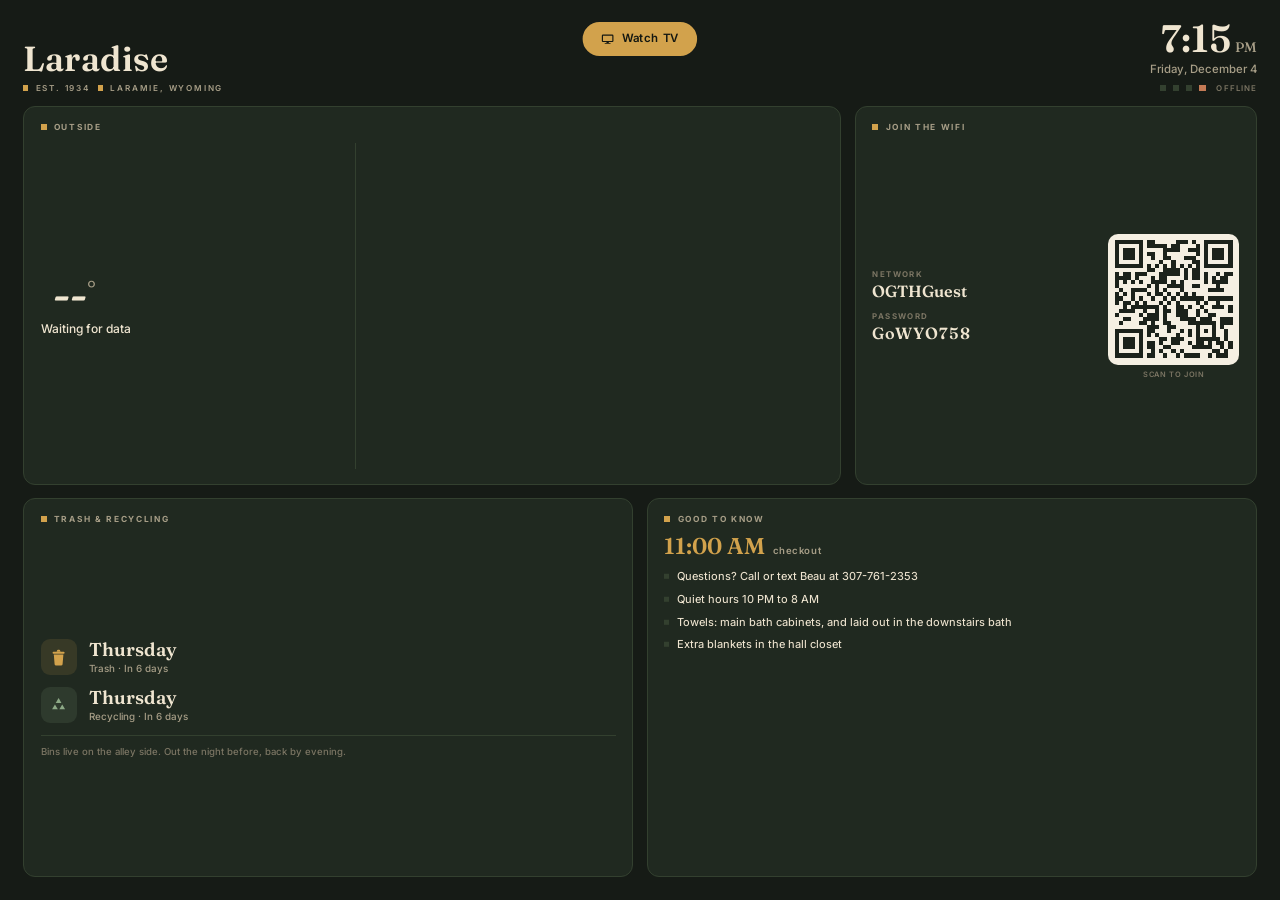
<file: addons/laradise-dashboard/app/src/main/assets/index.html>
<!DOCTYPE html>
<html lang="en">
<head>
<meta charset="UTF-8">
<meta name="viewport" content="width=device-width, initial-scale=1">
<title>Laradise</title>
<!--
  LARADISE KIOSK DASHBOARD
  Single-file guest dashboard for a 10" Fire tablet, backed by Home Assistant.

  QUICK START
  1. Fill in CONFIG below: HA token, entity IDs, real WiFi creds, trash schedule.
  2. Copy this file to /config/www/ on the HA VM.
     It will be served at:  http://<ha-ip>:8123/local/laradise-dashboard.html
     (haUrl can stay "" when served from HA itself, it auto-detects.)
  3. On the Fire tablet, install Fully Kiosk Browser and set that URL as the
     start URL. Keep screen on, disable screensaver.
  4. Token tip: create a separate NON-ADMIN HA user and generate the
     long-lived token from that account. Anyone on the guest LAN who finds
     this URL can read the token in the page source.

  With token left blank the page runs in DEMO mode with fake data so you can
  preview the design.
-->
<link rel="preconnect" href="https://fonts.googleapis.com">
<link rel="preconnect" href="https://fonts.gstatic.com" crossorigin>
<link href="https://fonts.googleapis.com/css2?family=Fraunces:opsz,wght@9..144,500;9..144,600;9..144,700&family=Inter:wght@400;500;600;700&display=swap" rel="stylesheet">
<script src="qrcode.min.js"></script>
<style>
  :root{
    --bg:#161b16;
    --card:#202920;
    --card-raised:#273127;
    --line:#33402f;
    --cream:#efe5d0;
    --muted:#a79e87;
    --faint:#7b7563;
    --brass:#d2a24c;
    --brass-dim:#8a6c34;
    --sage:#8da986;
    --cool:#8fb0b5;
    --terra:#c47a55;
    --ink:#131711;
    --radius:12px;
    --serif:"Fraunces", Georgia, "Times New Roman", serif;
    --sans:"Inter", -apple-system, "Segoe UI", Roboto, sans-serif;
  }
  *{box-sizing:border-box; margin:0; padding:0; -webkit-tap-highlight-color:transparent;}
  html{font-size:clamp(13px, 1.05vw, 18px);}
  body{
    background:var(--bg);
    color:var(--cream);
    font-family:var(--sans);
    height:100vh; width:100vw;
    overflow:hidden;
    user-select:none; -webkit-user-select:none;
    overscroll-behavior:none;
  }
  #app{
    height:100%;
    display:flex; flex-direction:column;
    padding:1.6rem 1.9rem 1.9rem;
    gap:1.1rem;
  }

  /* ============ HEADER ============ */
  header{display:flex; align-items:flex-end; justify-content:space-between; gap:1.5rem; position:relative;}
  .tvbtn{
    position:absolute; left:50%; top:.3rem; transform:translateX(-50%);
    display:flex; align-items:center; gap:.55rem;
    padding:.6rem 1.25rem; border-radius:999px;
    background:var(--card); color:var(--cream);
    border:2px solid var(--brass-dim);
    font-family:var(--sans); font-size:.9rem; font-weight:600; letter-spacing:.04em;
    cursor:pointer; outline:none;
    transition:background .15s, color .15s, border-color .15s, transform .15s;
  }
  .tvbtn svg{width:1.1rem; height:1.1rem; fill:currentColor;}
  .tvbtn:focus{background:var(--brass); border-color:var(--brass); color:var(--ink); transform:translateX(-50%) scale(1.06);}
  .brand h1{
    font-family:var(--serif);
    font-weight:600;
    font-size:2.9rem;
    letter-spacing:.01em;
    line-height:1;
  }
  .brand .sub{
    margin-top:.5rem;
    display:flex; align-items:center; gap:.65rem;
    font-size:.68rem; font-weight:600;
    letter-spacing:.22em; text-transform:uppercase;
    color:var(--muted);
  }
  .sub .sq{width:.42rem; height:.42rem; background:var(--brass);}
  .timeblock{text-align:right;}
  .clock{
    font-family:var(--serif); font-weight:600;
    font-size:3.2rem; line-height:1;
    font-variant-numeric:tabular-nums;
  }
  .clock .ampm{font-size:1.15rem; font-weight:500; color:var(--muted); margin-left:.35rem;}
  .date{margin-top:.4rem; font-size:.95rem; color:var(--muted); font-weight:500;}

  /* craftsman tile divider, signature element */
  .tilerow{display:flex; gap:.55rem; align-items:center;}
  .tilerow .tile{width:.55rem; height:.55rem; background:var(--line);}
  .tilerow .tile.lit{background:var(--brass);}
  #connTile{transition:background .4s;}
  .connlabel{font-size:.66rem; letter-spacing:.14em; text-transform:uppercase; color:var(--faint); font-weight:600; margin-left:.35rem;}

  /* ============ GRID ============ */
  .grid{
    flex:1; min-height:0;
    display:grid;
    grid-template-columns:repeat(12, 1fr);
    grid-template-rows:repeat(2, 1fr);
    gap:1.1rem;
  }
  .card{
    background:var(--card);
    border:1px solid var(--line);
    border-radius:var(--radius);
    padding:1.25rem 1.4rem;
    display:flex; flex-direction:column;
    min-height:0; overflow:hidden;
  }
  .card-eyebrow{
    display:flex; align-items:center; gap:.6rem;
    font-size:.7rem; font-weight:700;
    letter-spacing:.2em; text-transform:uppercase;
    color:var(--muted);
    margin-bottom:.9rem;
    flex-shrink:0;
  }
  .card-eyebrow::before{content:""; width:.5rem; height:.5rem; background:var(--brass); flex-shrink:0;}
  .card-eyebrow svg{width:1.05rem; height:1.05rem; fill:var(--muted); margin-left:auto;}

  #climateCol{grid-column:span 4; grid-row:span 2; display:flex; flex-direction:column; gap:1.1rem;}
  #weatherCard{grid-column:span 5;}
  #wifiCard{grid-column:span 3;}
  #trashCard{grid-column:span 4;}
  #notesCard{grid-column:span 4;}
  /* Two thermostats on a ~960 CSS px TV viewport: a smaller type scale, compact climate cards,
     and enough room left for the WiFi card and the notes. */
  html{font-size:12px;}
  #climateCol{grid-column:span 3;}
  #weatherCard{grid-column:span 5;}
  #wifiCard{grid-column:span 4;}
  #notesCard{grid-column:span 5;}
  .clim{padding:1rem 1.2rem;}
  .clim .card-eyebrow{margin-bottom:.5rem;}
  .clim-temp{font-size:3.4rem;}
  .clim .setrow{margin:.6rem 0;}
  .clim .setbtn{width:3rem; height:3rem; font-size:1.6rem;}
  .clim .settarget .val{font-size:2.1rem;}
  .clim .modes{gap:.4rem;}
  .clim .modebtn{padding:.45rem .3rem; min-width:3rem; font-size:.78rem;}
  .checkout{flex-wrap:wrap; row-gap:.2rem;}
  .checkout .t{white-space:nowrap;}
  body.noclimate #climateCol{display:none;}
  body.noclimate #weatherCard{grid-column:span 8;}
  body.noclimate #wifiCard{grid-column:span 4;}
  body.noclimate #trashCard, body.noclimate #notesCard{grid-column:span 6;}

  /* ============ CLIMATE ============ */
  .clim{flex:1;}
  .clim-body{flex:1; display:flex; flex-direction:column; justify-content:space-between; min-height:0;}
  .clim-now{display:flex; align-items:baseline; gap:.9rem; flex-wrap:wrap;}
  .clim-temp{
    font-family:var(--serif); font-weight:600;
    font-size:clamp(3.6rem, 5.2vw, 5.4rem);
    line-height:.95;
    font-variant-numeric:tabular-nums;
  }
  .clim-temp .deg{font-size:.45em; vertical-align:.7em; color:var(--muted); font-weight:500;}
  .action-chip{
    font-size:.72rem; font-weight:700; letter-spacing:.14em; text-transform:uppercase;
    padding:.4rem .7rem; border-radius:6px;
    background:var(--card-raised); color:var(--muted);
    border:1px solid var(--line);
  }
  .action-chip.heating{color:var(--brass); border-color:var(--brass-dim);}
  .action-chip.cooling{color:var(--cool); border-color:#4e6a6e;}
  .action-chip.drying, .action-chip.fan{color:var(--sage); border-color:#4d6349;}

  .setrow{
    display:flex; align-items:center; justify-content:space-between;
    gap:.8rem; margin:1.1rem 0;
  }
  .setbtn{
    width:4.1rem; height:4.1rem;
    border-radius:10px;
    border:1px solid var(--line);
    background:var(--card-raised);
    color:var(--brass);
    font-family:var(--serif); font-size:2rem; font-weight:600;
    display:flex; align-items:center; justify-content:center;
    cursor:pointer;
    transition:transform .08s, background .15s;
  }
  .setbtn:active{transform:scale(.94); background:#2e3a2e;}
  .settarget{text-align:center;}
  .settarget .val{
    font-family:var(--serif); font-weight:600;
    font-size:2.7rem; line-height:1;
    font-variant-numeric:tabular-nums;
  }
  .settarget .lbl{font-size:.68rem; letter-spacing:.18em; text-transform:uppercase; color:var(--muted); font-weight:600; margin-top:.3rem;}

  .modes{display:flex; flex-wrap:wrap; gap:.55rem;}
  .modebtn{
    flex:1; min-width:4.2rem;
    padding:.75rem .5rem;
    border-radius:8px;
    border:1px solid var(--line);
    background:transparent;
    color:var(--muted);
    font-family:var(--sans); font-size:.82rem; font-weight:600;
    letter-spacing:.04em;
    cursor:pointer;
    transition:all .15s;
  }
  .modebtn.active{background:var(--brass); border-color:var(--brass); color:var(--ink);}
  .modebtn:active{transform:scale(.96);}
  .clim-offline{color:var(--terra); font-size:.85rem; font-weight:500; margin-top:.6rem;}

  /* ============ WEATHER ============ */
  .wx-body{flex:1; display:flex; gap:1.4rem; min-height:0; align-items:stretch;}
  .wx-now{display:flex; flex-direction:column; justify-content:center; gap:.35rem; min-width:38%;}
  .wx-nowtop{display:flex; align-items:center; gap:1rem;}
  .wx-nowtop svg{width:3.4rem; height:3.4rem; fill:var(--brass); flex-shrink:0;}
  .wx-temp{
    font-family:var(--serif); font-weight:600;
    font-size:clamp(2.8rem, 3.6vw, 3.8rem); line-height:1;
    font-variant-numeric:tabular-nums;
  }
  .wx-temp .deg{font-size:.5em; vertical-align:.6em; color:var(--muted);}
  .wx-cond{font-size:1rem; color:var(--cream); font-weight:500;}
  .wx-hilo{font-size:.85rem; color:var(--muted); font-weight:500;}
  .wx-forecast{
    flex:1; display:flex; gap:.6rem;
    border-left:1px solid var(--line);
    padding-left:1.4rem;
  }
  .wx-day{
    flex:1; display:flex; flex-direction:column;
    align-items:center; justify-content:center; gap:.55rem;
  }
  .wx-day .d{font-size:.7rem; font-weight:700; letter-spacing:.16em; text-transform:uppercase; color:var(--muted);}
  .wx-day svg{width:1.9rem; height:1.9rem; fill:var(--cream);}
  .wx-day .hi{font-size:1.05rem; font-weight:600; font-variant-numeric:tabular-nums;}
  .wx-day .lo{font-size:.85rem; color:var(--faint); font-weight:500; font-variant-numeric:tabular-nums;}

  /* ============ WIFI ============ */
  .wifi-body{flex:1; display:flex; gap:1.1rem; align-items:center; min-height:0;}
  .wifi-text{flex:1; min-width:0; display:flex; flex-direction:column; gap:.85rem;}
  .wifi-field .k{font-size:.66rem; letter-spacing:.18em; text-transform:uppercase; color:var(--faint); font-weight:700; margin-bottom:.25rem;}
  .wifi-field .v{
    font-family:var(--serif); font-weight:600;
    font-size:1.35rem; line-height:1.15;
    overflow-wrap:anywhere;
  }
  .wifi-field .v.pass{letter-spacing:.06em;}
  .qrwrap{
    background:#f5efe2;
    padding:.55rem; border-radius:10px;
    flex-shrink:0;
    display:flex; align-items:center; justify-content:center;
  }
  .qrhint{font-size:.62rem; color:var(--faint); text-align:center; margin-top:.4rem; letter-spacing:.08em; text-transform:uppercase; font-weight:600;}

  /* ============ TRASH ============ */
  .trash-body{flex:1; display:flex; flex-direction:column; justify-content:center; gap:1rem; min-height:0;}
  .pickup{display:flex; align-items:center; gap:1rem;}
  .pickup .icon{
    width:3rem; height:3rem; border-radius:9px;
    display:flex; align-items:center; justify-content:center;
    flex-shrink:0;
  }
  .pickup .icon svg{width:1.6rem; height:1.6rem;}
  .pickup.trash .icon{background:rgba(210,162,76,.13);} .pickup.trash .icon svg{fill:var(--brass);}
  .pickup.recycle .icon{background:rgba(141,169,134,.13);} .pickup.recycle .icon svg{fill:var(--sage);}
  .pickup .info{min-width:0;}
  .pickup .day{font-family:var(--serif); font-weight:600; font-size:1.55rem; line-height:1.1;}
  .pickup .when{font-size:.82rem; color:var(--muted); font-weight:500; margin-top:.15rem;}
  .trash-note{font-size:.8rem; color:var(--faint); font-weight:500; border-top:1px solid var(--line); padding-top:.8rem;}

  /* ============ NOTES ============ */
  .notes-body{flex:1; display:flex; flex-direction:column; min-height:0;}
  .checkout{display:flex; align-items:baseline; gap:.6rem; margin-bottom:.95rem;}
  .checkout .t{font-family:var(--serif); font-weight:600; font-size:1.9rem; color:var(--brass); line-height:1;}
  .checkout .l{font-size:.8rem; color:var(--muted); font-weight:600; letter-spacing:.06em;}
  .notelist{list-style:none; display:flex; flex-direction:column; gap:.6rem; overflow:hidden;}
  .notelist li{
    display:flex; gap:.65rem; align-items:baseline;
    font-size:.92rem; line-height:1.4; color:var(--cream); font-weight:450;
  }
  .notelist li::before{content:""; width:.4rem; height:.4rem; background:var(--line); flex-shrink:0; transform:translateY(-.1rem);}

  /* ============ NIGHT DIM ============ */
  #nightdim{
    position:fixed; inset:0; background:#000;
    opacity:0; pointer-events:none;
    transition:opacity 2.5s ease;
    z-index:50;
  }

  /* ============ PORTRAIT FALLBACK ============ */
  @media (orientation:portrait){
    body{overflow-y:auto;}
    #app{height:auto; min-height:100%;}
    .grid{display:flex; flex-direction:column;}
    #climateCol{order:1;} #weatherCard{order:2;} #wifiCard{order:3;} #trashCard{order:4;} #notesCard{order:5;}
    .card{min-height:11rem;}
  }
  @media (prefers-reduced-motion:reduce){
    *{transition:none !important;}
  }
</style>
</head>
<body>
<div id="app">
  <header>
    <div class="brand">
      <h1 id="brandTitle">Laradise</h1>
      <div class="sub">
        <span class="sq"></span><span>Est. 1934</span>
        <span class="sq"></span><span>Laramie, Wyoming</span>
      </div>
    </div>
    <button class="tvbtn" id="tvBtn"><svg viewBox="0 0 24 24"><path d="M4 5h16a2 2 0 0 1 2 2v9a2 2 0 0 1-2 2h-6v1.5h3V21H7v-1.5h3V18H4a2 2 0 0 1-2-2V7a2 2 0 0 1 2-2zm0 2v9h16V7z"/></svg>Watch TV</button>
    <div class="timeblock">
      <div class="clock"><span id="clockTime">--:--</span><span class="ampm" id="clockAmpm"></span></div>
      <div class="date" id="clockDate"></div>
      <div class="tilerow" style="justify-content:flex-end; margin-top:.55rem;">
        <span class="tile"></span><span class="tile"></span><span class="tile"></span>
        <span class="tile" id="connTile"></span>
        <span class="connlabel" id="connLabel">starting</span>
      </div>
    </div>
  </header>

  <div class="grid">
    <div id="climateCol"></div>

    <div class="card" id="weatherCard">
      <div class="card-eyebrow"><span>Outside</span></div>
      <div class="wx-body">
        <div class="wx-now">
          <div class="wx-nowtop">
            <span id="wxIcon"></span>
            <span class="wx-temp"><span id="wxTemp">--</span><span class="deg">&deg;</span></span>
          </div>
          <div class="wx-cond" id="wxCond">Waiting for data</div>
          <div class="wx-hilo" id="wxHilo"></div>
        </div>
        <div class="wx-forecast" id="wxForecast"></div>
      </div>
    </div>

    <div class="card" id="wifiCard">
      <div class="card-eyebrow"><span>Join the WiFi</span></div>
      <div class="wifi-body">
        <div class="wifi-text">
          <div class="wifi-field"><div class="k">Network</div><div class="v" id="wifiSsid"></div></div>
          <div class="wifi-field"><div class="k">Password</div><div class="v pass" id="wifiPass"></div></div>
        </div>
        <div>
          <div class="qrwrap"><div id="qr"></div></div>
          <div class="qrhint">Scan to join</div>
        </div>
      </div>
    </div>

    <div class="card" id="trashCard">
      <div class="card-eyebrow"><span>Trash &amp; Recycling</span></div>
      <div class="trash-body">
        <div class="pickup trash">
          <div class="icon"><svg viewBox="0 0 24 24"><path d="M6 8h12l-1 12.2A2 2 0 0 1 15 22H9a2 2 0 0 1-2-1.8L6 8z"/><rect x="4.5" y="4.8" width="15" height="2.4" rx="1.2"/><path d="M9.5 4.8 10 3.3A1.4 1.4 0 0 1 11.3 2.3h1.4A1.4 1.4 0 0 1 14 3.3l.5 1.5z"/></svg></div>
          <div class="info"><div class="day" id="trashDay">--</div><div class="when" id="trashWhen"></div></div>
        </div>
        <div class="pickup recycle">
          <div class="icon"><svg viewBox="0 0 24 24"><g><path d="M12 2.6 15.6 8.8H8.4z"/></g><g transform="rotate(120 12 12)"><path d="M12 2.6 15.6 8.8H8.4z"/></g><g transform="rotate(240 12 12)"><path d="M12 2.6 15.6 8.8H8.4z"/></g></svg></div>
          <div class="info"><div class="day" id="recycleDay">--</div><div class="when" id="recycleWhen"></div></div>
        </div>
        <div class="trash-note" id="trashNote"></div>
      </div>
    </div>

    <div class="card" id="notesCard">
      <div class="card-eyebrow"><span>Good to Know</span></div>
      <div class="notes-body">
        <div class="checkout"><span class="t" id="checkoutTime"></span><span class="l">checkout</span></div>
        <ul class="notelist" id="noteList"></ul>
      </div>
    </div>
  </div>
</div>
<div id="nightdim"></div>

<script>
/* ================================================================
   CONFIG - everything you edit lives here
   ================================================================ */
const CONFIG = {
  // Leave "" when this file is served from HA at /local/ (auto-detects).
  // Otherwise set it, e.g. "http://192.168.1.50:8123"
  haUrl: "",

  // Long-lived access token. Leave "" for demo mode.
  // Make it from a dedicated non-admin HA user: Profile > Security > tokens.
  token: "",

  // One or more climate entities. Find IDs in Developer Tools > States.
  // "modes" limits the buttons guests see (the units also offer more).
  climate: [
    { entity: "climate.living_room_main_thermostat_thermostat", label: "Main Furnace", modes: ["off", "heat"] },
    { entity: "climate.laradise_mini_split_laradise_mini_split", label: "Mini Split", modes: ["off", "heat", "cool", "auto"] },
  ],

  // Where the forecast comes from while Home Assistant isn't connected (Open-Meteo, no key).
  location: { lat: 41.3114, lon: -105.5911, tz: "America/Denver" },

  // Weather entity for current conditions + forecast.
  weatherEntity: "weather.forecast_home",

  wifi: {
    ssid: "OGTHGuest",
    password: "GoWYO758",
  },

  // Weekdays: 0=Sun 1=Mon 2=Tue 3=Wed 4=Thu 5=Fri 6=Sat
  trash: { weekday: 4 },
  // Biweekly recycling: anchorDate must be a known past pickup date.
  recycling: { weekday: 4, anchorDate: "2026-08-06", everyNWeeks: 2 },
  trashNote: "Bins live on the alley side. Out the night before, back by evening.",

  checkout: "11:00 AM",
  notes: [
    "Questions? Call or text Beau at 307-761-2353",
    "Quiet hours 10 PM to 8 AM",
    "Towels: main bath cabinets, and laid out in the downstairs bath",
    "Extra blankets in the hall closet",
  ],

  // Guests can only move the setpoint inside this range.
  setpointMin: 62,
  setpointMax: 78,

  // Dim the panel overnight. Any touch wakes it for 45 s.
  nightDim: { enabled: true, start: 22, end: 7, level: 0.55 },
};

/* ================================================================
   WEATHER ICONS - solid filled shapes
   ================================================================ */
const ICONS = {
  sun: '<svg viewBox="0 0 24 24"><circle cx="12" cy="12" r="4.6"/><g><rect x="11.1" y="1.4" width="1.8" height="3.4" rx=".9"/><rect x="11.1" y="19.2" width="1.8" height="3.4" rx=".9"/><rect x="1.4" y="11.1" width="3.4" height="1.8" rx=".9"/><rect x="19.2" y="11.1" width="3.4" height="1.8" rx=".9"/></g><g transform="rotate(45 12 12)"><rect x="11.1" y="1.4" width="1.8" height="3.4" rx=".9"/><rect x="11.1" y="19.2" width="1.8" height="3.4" rx=".9"/><rect x="1.4" y="11.1" width="3.4" height="1.8" rx=".9"/><rect x="19.2" y="11.1" width="3.4" height="1.8" rx=".9"/></g></svg>',
  moon: '<svg viewBox="0 0 24 24"><path d="M20.6 14.8A8.8 8.8 0 0 1 9.2 3.4 8.8 8.8 0 1 0 20.6 14.8z"/></svg>',
  cloud: '<svg viewBox="0 0 24 24"><path d="M6.6 18.5a4.1 4.1 0 0 1-.6-8.15A6.4 6.4 0 0 1 18.5 9.4a4.3 4.3 0 0 1-1 9.1z"/></svg>',
  partly: '<svg viewBox="0 0 24 24"><circle cx="8" cy="7.6" r="3.1"/><g><rect x="7.3" y="1" width="1.4" height="2.3" rx=".7"/><rect x="1.4" y="6.9" width="2.3" height="1.4" rx=".7"/><rect x="2.9" y="2.9" width="1.4" height="2.3" rx=".7" transform="rotate(-45 3.6 4)"/></g><path d="M9.6 20.5a3.6 3.6 0 0 1-.5-7.2 5.6 5.6 0 0 1 10.9-.8 3.8 3.8 0 0 1-.9 8z"/></svg>',
  rain: '<svg viewBox="0 0 24 24"><path d="M6.9 15.4a3.8 3.8 0 0 1-.55-7.55A5.9 5.9 0 0 1 17.9 7a4 4 0 0 1-.95 8.4z"/><rect x="7" y="17" width="1.7" height="4.6" rx=".85" transform="rotate(16 7.85 19.3)"/><rect x="11.4" y="17.4" width="1.7" height="4.6" rx=".85" transform="rotate(16 12.25 19.7)"/><rect x="15.7" y="17" width="1.7" height="4.6" rx=".85" transform="rotate(16 16.55 19.3)"/></svg>',
  snow: '<svg viewBox="0 0 24 24"><path d="M6.9 15.4a3.8 3.8 0 0 1-.55-7.55A5.9 5.9 0 0 1 17.9 7a4 4 0 0 1-.95 8.4z"/><circle cx="8" cy="19" r="1.25"/><circle cx="12.2" cy="21" r="1.25"/><circle cx="16.4" cy="19" r="1.25"/></svg>',
  storm: '<svg viewBox="0 0 24 24"><path d="M6.9 14.2a3.8 3.8 0 0 1-.55-7.55A5.9 5.9 0 0 1 17.9 5.8a4 4 0 0 1-.95 8.4z"/><path d="M12.6 12.6 8.9 18.6h2.7L10.2 23l5.6-6.8h-3z"/></svg>',
  fog: '<svg viewBox="0 0 24 24"><path d="M6.9 12.6a3.6 3.6 0 0 1-.5-7.2 5.6 5.6 0 0 1 10.9-.8 3.8 3.8 0 0 1-.9 8z"/><rect x="4" y="15" width="16" height="1.8" rx=".9"/><rect x="6" y="18.4" width="12" height="1.8" rx=".9"/></svg>',
  wind: '<svg viewBox="0 0 24 24"><rect x="2.5" y="6.2" width="14" height="2" rx="1"/><rect x="4.5" y="11" width="17" height="2" rx="1"/><rect x="7" y="15.8" width="11" height="2" rx="1"/></svg>',
};
const CONDITION_ICON = {
  "sunny":"sun","clear-night":"moon","partlycloudy":"partly","cloudy":"cloud",
  "rainy":"rain","pouring":"rain","lightning":"storm","lightning-rainy":"storm",
  "snowy":"snow","snowy-rainy":"snow","hail":"snow","fog":"fog",
  "windy":"wind","windy-variant":"wind","exceptional":"sun",
};
const CONDITION_LABEL = {
  "sunny":"Sunny","clear-night":"Clear","partlycloudy":"Partly cloudy","cloudy":"Cloudy",
  "rainy":"Rain","pouring":"Heavy rain","lightning":"Thunderstorms","lightning-rainy":"Thunderstorms",
  "snowy":"Snow","snowy-rainy":"Wintry mix","hail":"Hail","fog":"Fog",
  "windy":"Windy","windy-variant":"Windy","exceptional":"Clear",
};
const MODE_LABEL = {off:"Off", heat:"Heat", cool:"Cool", dry:"Dry", fan_only:"Fan", auto:"Auto", heat_cool:"Auto"};
const ACTION_LABEL = {heating:"Heating", cooling:"Cooling", drying:"Drying", fan:"Fan", idle:"Idle", off:"Off"};

/* ================================================================
   STATE + HA CONNECTION
   ================================================================ */
const S = {};                 // entity_id -> {s: state, a: attributes}
let ws = null, msgId = 0, retryMs = 2000;
const pending = {};           // msgId -> handler
// In the TV app, the Home Assistant URL and token come from the app's private storage (pushed over adb).
if (window.LaradiseTV && LaradiseTV.config){
  try {
    CONFIG.haUrl = LaradiseTV.config("ha_url") || CONFIG.haUrl;
    CONFIG.token = LaradiseTV.config("ha_token") || CONFIG.token;
  } catch(e){}
}
// Guest name and checkout, from Home Assistant (Rental Control fills the checkout from Guesty).
CONFIG.guestNameEntity = "input_text.current_guest_name";
CONFIG.stayEntity = "sensor.rental_calendar_check_in";
const demo = !CONFIG.token;

function setConn(mode){
  const tile = document.getElementById("connTile");
  const label = document.getElementById("connLabel");
  const map = {
    live:    ["var(--sage)",  "live"],
    demo:    ["var(--brass)", "demo"],
    offline: ["var(--terra)", "offline"],
    auth:    ["var(--terra)", "check token"],
    starting:["var(--line)",  "starting"],
    weather: ["var(--sage)",  "online"],
  };
  const [color, text] = map[mode] || map.starting;
  tile.style.background = color;
  label.textContent = text;
}

function wsUrl(){
  if (CONFIG.haUrl) return CONFIG.haUrl.replace(/^http/, "ws") + "/api/websocket";
  const proto = location.protocol === "https:" ? "wss" : "ws";
  return proto + "://" + location.host + "/api/websocket";
}

function connect(){
  if (demo) { startOpenMeteo(); return; }
  setConn("starting");
  try { ws = new WebSocket(wsUrl()); }
  catch(e){ setConn("offline"); scheduleRetry(); return; }

  ws.onmessage = (ev) => {
    const msg = JSON.parse(ev.data);
    if (msg.type === "auth_required"){
      ws.send(JSON.stringify({type:"auth", access_token: CONFIG.token}));
    } else if (msg.type === "auth_ok"){
      retryMs = 2000;
      setConn("live");
      subscribeEntities();
      fetchForecast();
    } else if (msg.type === "auth_invalid"){
      setConn("auth"); startOpenMeteo();
    } else if (msg.type === "event" && msg.event){
      handleEntityEvent(msg.event);
    } else if (msg.type === "result" && pending[msg.id]){
      pending[msg.id](msg); delete pending[msg.id];
    }
  };
  ws.onclose = () => { setConn("offline"); scheduleRetry(); };
  ws.onerror = () => { try{ws.close();}catch(e){} };
}
function scheduleRetry(){
  setTimeout(connect, retryMs);
  retryMs = Math.min(retryMs * 1.6, 30000);
}
function send(obj, handler){
  if (!ws || ws.readyState !== 1) return;
  obj.id = ++msgId;
  if (handler) pending[obj.id] = handler;
  ws.send(JSON.stringify(obj));
}

function trackedEntities(){
  const ids = CONFIG.climate.map(c => c.entity);
  if (CONFIG.weatherEntity) ids.push(CONFIG.weatherEntity);
  ids.push(CONFIG.guestNameEntity, CONFIG.stayEntity);
  return ids;
}
function subscribeEntities(){
  send({type:"subscribe_entities", entity_ids: trackedEntities()});
}
function handleEntityEvent(ev){
  if (ev.a) for (const [id, e] of Object.entries(ev.a)){ S[id] = {s:e.s, a:e.a||{}}; renderEntity(id); }
  if (ev.c) for (const [id, e] of Object.entries(ev.c)){
    const plus = e["+"] || {};
    if (!S[id]) S[id] = {s:null, a:{}};
    if (plus.s !== undefined) S[id].s = plus.s;
    if (plus.a) S[id].a = {...S[id].a, ...plus.a};
    renderEntity(id);
  }
  if (ev.r) for (const id of ev.r){ delete S[id]; renderEntity(id); }
}
function callService(domain, service, data, entityId){
  send({type:"call_service", domain, service, service_data:data, target:{entity_id:entityId}});
}

/* ---- forecast via weather.get_forecasts ---- */
let forecast = [];
function fetchForecast(){
  if (!CONFIG.weatherEntity) return;
  send({
    type:"call_service", domain:"weather", service:"get_forecasts",
    service_data:{type:"daily"}, target:{entity_id: CONFIG.weatherEntity},
    return_response:true,
  }, (msg) => {
    const r = msg.result && msg.result.response && msg.result.response[CONFIG.weatherEntity];
    forecast = (r && r.forecast) ? r.forecast : [];
    renderWeather();
  });
}
setInterval(() => { if (!demo && ws && ws.readyState === 1) fetchForecast(); }, 30*60*1000);

/* ================================================================
   RENDERING
   ================================================================ */
function renderEntity(id){
  if (id === CONFIG.weatherEntity) renderWeather();
  if (CONFIG.climate.some(c => c.entity === id)) renderClimateCard(id);
  if (id === CONFIG.guestNameEntity || id === CONFIG.stayEntity) renderStay();
}

/* ---- climate ---- */
const localTarget = {};       // entity -> pending setpoint while debouncing
const targetTimers = {};

function buildClimateCards(){
  const col = document.getElementById("climateCol");
  col.innerHTML = "";
  for (const c of CONFIG.climate){
    const card = document.createElement("div");
    card.className = "card clim";
    card.id = "clim-" + cssId(c.entity);
    card.innerHTML =
      '<div class="card-eyebrow"><span>' + esc(c.label) + '</span>' +
      '<svg viewBox="0 0 24 24"><path d="M14 13.4V5a2.6 2.6 0 0 0-5.2 0v8.4a4.6 4.6 0 1 0 5.2 0z"/></svg></div>' +
      '<div class="clim-body">' +
        '<div>' +
          '<div class="clim-now"><span class="clim-temp"><span class="cur">--</span><span class="deg">&deg;</span></span>' +
          '<span class="action-chip">--</span></div>' +
          '<div class="clim-offline" style="display:none;">Unit is offline right now</div>' +
        '</div>' +
        '<div class="setrow">' +
          '<button class="setbtn" data-d="-1">&minus;</button>' +
          '<div class="settarget"><div class="val">--</div><div class="lbl">Set to</div></div>' +
          '<button class="setbtn" data-d="1">+</button>' +
        '</div>' +
        '<div class="modes"></div>' +
      '</div>';
    col.appendChild(card);
    card.querySelectorAll(".setbtn").forEach(btn => {
      btn.addEventListener("click", () => bumpTarget(c.entity, parseInt(btn.dataset.d, 10)));
    });
  }
}
function bumpTarget(entity, delta){
  const ent = S[entity];
  const base = localTarget[entity] ?? (ent && ent.a.temperature);
  if (base == null) return;
  let t = Math.round(base) + delta;
  t = Math.min(CONFIG.setpointMax, Math.max(CONFIG.setpointMin, t));
  localTarget[entity] = t;
  renderClimateCard(entity);
  clearTimeout(targetTimers[entity]);
  targetTimers[entity] = setTimeout(() => {
    if (!demo) callService("climate", "set_temperature", {temperature: t}, entity);
    else if (S[entity]) { S[entity].a.temperature = t; }
    delete localTarget[entity];
  }, 1200);
}
function setMode(entity, mode){
  if (!demo) callService("climate", "set_hvac_mode", {hvac_mode: mode}, entity);
  else if (S[entity]) {
    S[entity].s = mode;
    S[entity].a.hvac_action = mode === "off" ? "off" : (mode === "heat" ? "heating" : mode === "cool" ? "cooling" : "idle");
    renderClimateCard(entity);
  }
}
function renderClimateCard(entity){
  const card = document.getElementById("clim-" + cssId(entity));
  if (!card) return;
  const ent = S[entity];
  const cur = card.querySelector(".cur");
  const chip = card.querySelector(".action-chip");
  const off = card.querySelector(".clim-offline");
  const tval = card.querySelector(".settarget .val");
  const modesEl = card.querySelector(".modes");
  const setrow = card.querySelector(".setrow");

  if (!ent || ent.s === "unavailable" || ent.s === "unknown"){
    cur.textContent = "--"; chip.textContent = "--"; chip.className = "action-chip";
    off.style.display = ""; setrow.style.visibility = "hidden"; modesEl.innerHTML = "";
    return;
  }
  off.style.display = "none"; setrow.style.visibility = "";

  const a = ent.a;
  cur.textContent = a.current_temperature != null ? Math.round(a.current_temperature) : "--";

  const action = a.hvac_action || (ent.s === "off" ? "off" : "idle");
  chip.textContent = ACTION_LABEL[action] || action;
  chip.className = "action-chip " + action;

  const target = localTarget[entity] ?? a.temperature;
  if (target != null){ tval.textContent = Math.round(target) + "\u00B0"; setrow.style.display = ""; }
  else { setrow.style.display = "none"; }

  const cfg = CONFIG.climate.find(c => c.entity === entity) || {};
  const modes = (a.hvac_modes || []).filter(m => !cfg.modes || cfg.modes.includes(m));
  modesEl.innerHTML = "";
  for (const m of modes){
    const b = document.createElement("button");
    b.className = "modebtn" + (ent.s === m ? " active" : "");
    b.textContent = MODE_LABEL[m] || m;
    b.addEventListener("click", () => setMode(entity, m));
    modesEl.appendChild(b);
  }
}

/* ---- weather ---- */
function renderWeather(){
  const ent = S[CONFIG.weatherEntity];
  const iconEl = document.getElementById("wxIcon");
  if (ent && ent.s && ent.s !== "unavailable"){
    document.getElementById("wxTemp").textContent = Math.round(ent.a.temperature ?? 0);
    document.getElementById("wxCond").textContent = CONDITION_LABEL[ent.s] || cap(ent.s);
    iconEl.innerHTML = ICONS[CONDITION_ICON[ent.s] || "cloud"];
    iconEl.firstChild.style.width = "3.4rem"; iconEl.firstChild.style.height = "3.4rem";
    iconEl.firstChild.style.fill = "var(--brass)";
  }
  const fEl = document.getElementById("wxForecast");
  fEl.innerHTML = "";
  const days = forecast.slice(0, 4);
  if (days.length && days[0].temperature != null){
    const lo = days[0].templow != null ? Math.round(days[0].templow) : null;
    document.getElementById("wxHilo").textContent =
      "High " + Math.round(days[0].temperature) + "\u00B0" + (lo != null ? " \u00B7 Low " + lo + "\u00B0" : "");
  }
  for (const d of days){
    const day = new Date(d.datetime);
    const el = document.createElement("div");
    el.className = "wx-day";
    const key = CONDITION_ICON[d.condition] || "cloud";
    el.innerHTML =
      '<span class="d">' + day.toLocaleDateString(undefined, {weekday:"short"}) + '</span>' +
      ICONS[key] +
      '<span class="hi">' + Math.round(d.temperature) + '\u00B0</span>' +
      '<span class="lo">' + (d.templow != null ? Math.round(d.templow) + "\u00B0" : "") + '</span>';
    fEl.appendChild(el);
  }
}

/* ---- static cards ---- */
function renderStatics(){
  document.getElementById("wifiSsid").textContent = CONFIG.wifi.ssid;
  document.getElementById("wifiPass").textContent = CONFIG.wifi.password;
  try {
    const escQR = s => s.replace(/([\\;,:"'])/g, "\\$1");
    new QRCode(document.getElementById("qr"), {
      text: "WIFI:T:WPA;S:" + escQR(CONFIG.wifi.ssid) + ";P:" + escQR(CONFIG.wifi.password) + ";;",
      width: 118, height: 118,
      colorDark: "#1c221b", colorLight: "#f5efe2",
      correctLevel: QRCode.CorrectLevel.M,
    });
  } catch(e){
    const w = document.querySelector(".qrwrap"); if (w) w.parentElement.style.display = "none";
  }
  document.getElementById("trashNote").textContent = CONFIG.trashNote;
  document.getElementById("checkoutTime").textContent = CONFIG.checkout;
  const ul = document.getElementById("noteList");
  ul.innerHTML = "";
  for (const n of CONFIG.notes){
    const li = document.createElement("li"); li.textContent = n; ul.appendChild(li);
  }
  renderPickups();
}

function nextWeekday(from, wd){
  const d = new Date(from.getFullYear(), from.getMonth(), from.getDate());
  d.setDate(d.getDate() + ((wd - d.getDay() + 7) % 7));
  return d;
}
function daysUntil(d){
  const today = new Date(); today.setHours(0,0,0,0);
  return Math.round((d - today) / 86400000);
}
function whenText(n){
  if (n === 0) return "Today";
  if (n === 1) return "Tomorrow \u00B7 bins out tonight";
  return "In " + n + " days";
}
function renderPickups(){
  const now = new Date();
  const t = nextWeekday(now, CONFIG.trash.weekday);
  document.getElementById("trashDay").textContent = t.toLocaleDateString(undefined, {weekday:"long"});
  document.getElementById("trashWhen").textContent = "Trash \u00B7 " + whenText(daysUntil(t));

  let r = nextWeekday(now, CONFIG.recycling.weekday);
  const anchor = nextWeekday(new Date(CONFIG.recycling.anchorDate + "T12:00:00"), CONFIG.recycling.weekday);
  let guard = 0;
  while (Math.round((r - anchor) / 604800000) % CONFIG.recycling.everyNWeeks !== 0 && guard++ < 8){
    r.setDate(r.getDate() + 7);
  }
  const dn = daysUntil(r);
  document.getElementById("recycleDay").textContent =
    dn <= 6 ? r.toLocaleDateString(undefined, {weekday:"long"})
            : r.toLocaleDateString(undefined, {weekday:"short", month:"short", day:"numeric"});
  document.getElementById("recycleWhen").textContent = "Recycling \u00B7 " + whenText(dn);
}

/* ---- clock + night dim ---- */
function tickClock(){
  const now = new Date();
  let h = now.getHours(); const ampm = h >= 12 ? "PM" : "AM";
  h = h % 12 || 12;
  document.getElementById("clockTime").textContent = h + ":" + String(now.getMinutes()).padStart(2,"0");
  document.getElementById("clockAmpm").textContent = ampm;
  document.getElementById("clockDate").textContent =
    now.toLocaleDateString(undefined, {weekday:"long", month:"long", day:"numeric"});
}
let dimAwake = 0;
function tickDim(){
  const nd = CONFIG.nightDim;
  const el = document.getElementById("nightdim");
  if (!nd.enabled){ el.style.opacity = 0; return; }
  const h = new Date().getHours();
  const night = nd.start > nd.end ? (h >= nd.start || h < nd.end) : (h >= nd.start && h < nd.end);
  el.style.opacity = (night && Date.now() > dimAwake) ? nd.level : 0;
}
document.addEventListener("pointerdown", () => { dimAwake = Date.now() + 45000; tickDim(); }, {passive:true});
document.addEventListener("keydown", () => { dimAwake = Date.now() + 45000; tickDim(); });
setInterval(() => { tickClock(); tickDim(); renderPickups(); }, 15000);

/* ---- forecast from Open-Meteo while Home Assistant isn't connected ---- */
const WMO = c =>
  c === 0 ? "sunny" : c <= 2 ? "partlycloudy" : c === 3 ? "cloudy" :
  (c === 45 || c === 48) ? "fog" :
  (c >= 51 && c <= 57) ? "rainy" : (c === 61 || c === 63 || c === 80 || c === 81) ? "rainy" :
  (c === 65 || c === 82) ? "pouring" : (c === 66 || c === 67) ? "snowy-rainy" :
  ((c >= 71 && c <= 77) || c === 85 || c === 86) ? "snowy" :
  c >= 95 ? "lightning-rainy" : "cloudy";

function startOpenMeteo(){
  document.body.classList.add("noclimate");
  fetchOpenMeteo();
  setInterval(fetchOpenMeteo, 30*60*1000);
}
function fetchOpenMeteo(){
  const L = CONFIG.location;
  const url = "https://api.open-meteo.com/v1/forecast?latitude=" + L.lat + "&longitude=" + L.lon +
    "&current=temperature_2m,weather_code,is_day&daily=weather_code,temperature_2m_max,temperature_2m_min" +
    "&temperature_unit=fahrenheit&timezone=" + encodeURIComponent(L.tz) + "&forecast_days=5";
  fetch(url).then(r => { if (!r.ok) throw new Error(r.status); return r.json(); }).then(j => {
    let cond = WMO(j.current.weather_code);
    if (cond === "sunny" && !j.current.is_day) cond = "clear-night";
    S[CONFIG.weatherEntity] = { s: cond, a: { temperature: j.current.temperature_2m } };
    forecast = j.daily.time.map((t, i) => ({
      datetime: t + "T12:00:00",   // noon local, so the weekday never slips a day
      condition: WMO(j.daily.weather_code[i]),
      temperature: j.daily.temperature_2m_max[i],
      templow: j.daily.temperature_2m_min[i],
    }));
    setConn("weather");
    renderWeather();
  }).catch(() => {
    setConn("offline");
    setTimeout(fetchOpenMeteo, 60*1000);
  });
}

/* ---- demo mode ---- */
function runDemo(){
  setConn("demo");
  S[CONFIG.climate[0].entity] = {
    s: "heat",
    a: { current_temperature: 71, temperature: 72, hvac_action: "idle",
         hvac_modes: ["off","heat","cool","dry","fan_only"] },
  };
  if (CONFIG.climate[1]) S[CONFIG.climate[1].entity] = {
    s: "heat", a: { current_temperature: 69, temperature: 70, hvac_action: "heating", hvac_modes: ["off","heat"] },
  };
  S[CONFIG.weatherEntity] = { s: "sunny", a: { temperature: 74 } };
  const base = new Date(); base.setHours(12,0,0,0);
  const conds = ["sunny","partlycloudy","lightning-rainy","sunny"];
  forecast = conds.map((c, i) => {
    const d = new Date(base); d.setDate(d.getDate() + i);
    return { datetime: d.toISOString(), condition: c, temperature: 76 - i * 2, templow: 51 - i };
  });
  for (const c of CONFIG.climate) renderClimateCard(c.entity);
  renderWeather();
}

/* ---- utils ---- */
function esc(s){ const d = document.createElement("div"); d.textContent = s; return d.innerHTML; }
function cssId(s){ return s.replace(/[^a-z0-9]/gi, "_"); }
function cap(s){ return s.charAt(0).toUpperCase() + s.slice(1).replace(/[-_]/g, " "); }

/* ---- welcome + checkout from Home Assistant ---- */
function renderStay(){
  const n = S[CONFIG.guestNameEntity];
  const name = n && n.s ? String(n.s).trim() : "";
  const known = name && !/^(guests?|undefined|unknown|unavailable|none)$/i.test(name);
  document.getElementById("brandTitle").textContent = known ? "Welcome, " + name : "Laradise";

  const st = S[CONFIG.stayEntity];
  const t = document.getElementById("checkoutTime");
  const l = t.nextElementSibling;
  if (st && (st.s === "checked_in" || st.s === "awaiting_checkin") && st.a.end){
    const end = new Date(st.a.end);
    t.textContent = end.toLocaleTimeString(undefined, {hour:"numeric", minute:"2-digit"});
    l.textContent = "checkout " + end.toLocaleDateString(undefined, {weekday:"short", month:"short", day:"numeric"});
  } else {
    t.textContent = CONFIG.checkout; l.textContent = "checkout";
  }
}

/* ---- Watch TV: back to the TV's home screen (the app's LaradiseTV bridge) ---- */
const tvBtn = document.getElementById("tvBtn");
tvBtn.addEventListener("click", () => { if (window.LaradiseTV) window.LaradiseTV.home(); });
window.addEventListener("focus", () => tvBtn.focus());
setTimeout(() => tvBtn.focus(), 0);

/* ---- boot ---- */
document.addEventListener("contextmenu", e => e.preventDefault());
buildClimateCards();
renderStatics();
tickClock();
tickDim();
connect();
</script>
</body>
</html>
</file>
